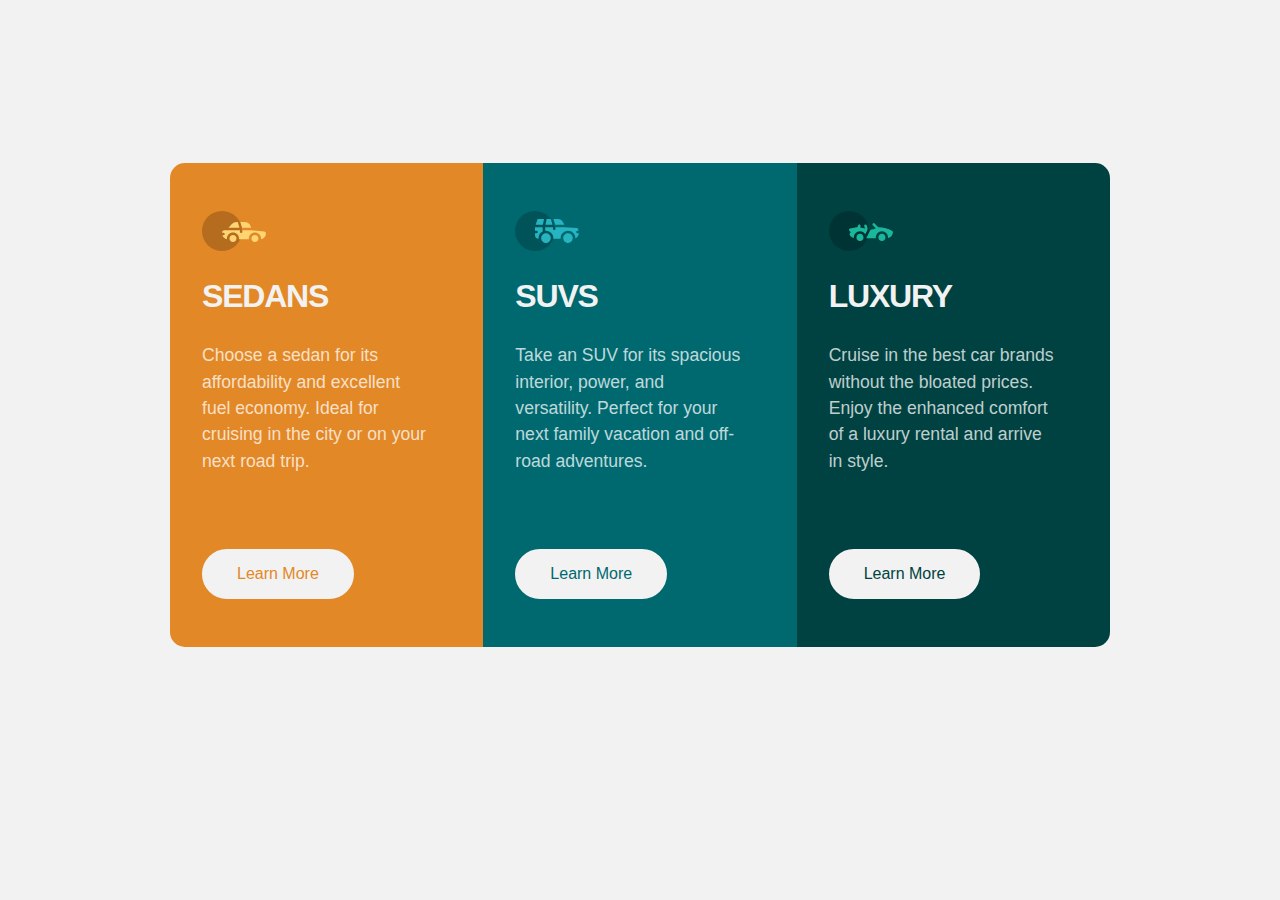
<file: 3-column-preview-card-component-main/index.html>
<!DOCTYPE html>
<html lang="en">
  <head>
    <meta charset="UTF-8" />
    <meta name="viewport" content="width=device-width, initial-scale=1.0" />
    <!-- displays site properly based on user's device -->

    <link
      rel="icon"
      type="image/png"
      sizes="32x32"
      href="./images/favicon-32x32.png"
    />
    <link rel="stylesheet" href="style.css" />

    <title>Frontend Mentor | 3-column preview card component</title>
  </head>
  <body>
    <!--========================= 
      Container
     =========================-->
    <div class="container">
      <!--========================= 
      Sedans
     =========================-->
      <section class="card">
        <img class="card-logo" src="./images/icon-sedans.svg" alt="" />
        <h2>Sedans</h2>
        <p class="paragraph">
          Choose a sedan for its affordability and excellent fuel economy. Ideal
          for cruising in the city or on your next road trip.
        </p>
        <button class="learn-more orange-btn">Learn More</button>
      </section>
      <!--========================= 
      SUVS
     =========================-->
      <section class="card">
        <img class="card-logo" src="./images/icon-suvs.svg" alt="" />
        <h2>SUVS</h2>
        <p class="paragraph">
          Take an SUV for its spacious interior, power, and versatility. Perfect
          for your next family vacation and off-road adventures.
        </p>
        <button class="learn-more blue-btn">Learn More</button>
      </section>
      <!--========================= 
      Luxury
     =========================-->
      <section class="card">
        <img class="card-logo" src="./images/icon-luxury.svg" alt="" />
        <h2>Luxury</h2>
        <p class="paragraph">
          Cruise in the best car brands without the bloated prices. Enjoy the
          enhanced comfort of a luxury rental and arrive in style.
        </p>
        <button class="learn-more green-btn">Learn More</button>
      </section>
      <!--========================= 
      Container End
     =========================-->
    </div>
  </body>
</html>
</file>
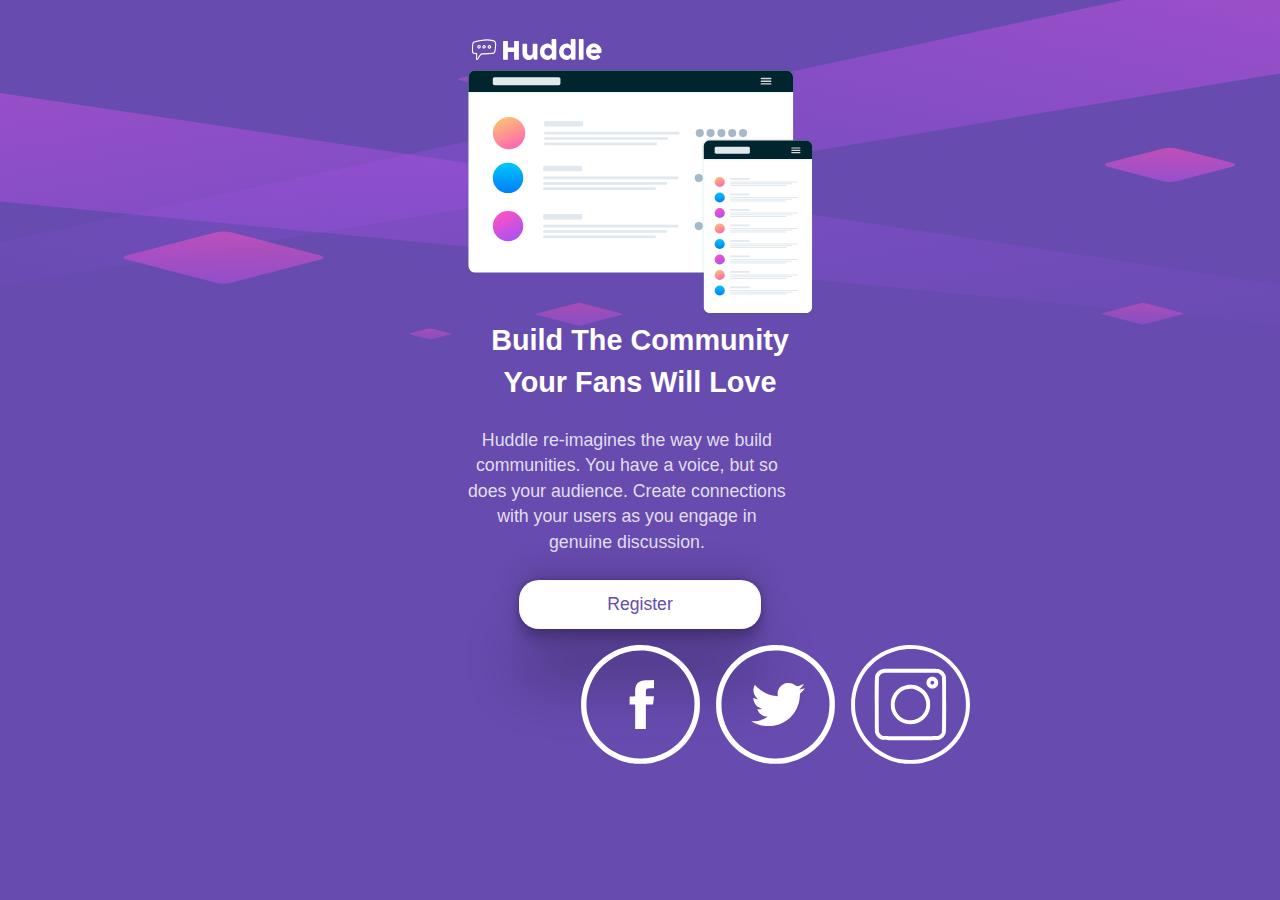
<file: huddle-landing-page-with-single-introductory-section-master/index.html>
<!DOCTYPE html>
<html lang="en">
  <head>
    <meta charset="UTF-8" />
    <meta name="viewport" content="width=device-width, initial-scale=1.0" />
    <!-- displays site properly based on user's device -->

    <link
      rel="icon"
      type="image/png"
      sizes="32x32"
      href="./images/favicon-32x32.png"
    />
    <link rel="stylesheet" href="style.css" />
    <title>
      Frontend Mentor | Huddle landing page with single introductory section
    </title>
  </head>
  <body>
    <main class="container">
    <!--====================================== 
      Container
     ======================================-->
    <article>
      <!--====================================== 
      Header and Logo
     ======================================-->
      <header>
        <img src="./images/logo.svg" alt="image of logo" class="logo" />
      </header>
      <!--====================================== 
      Mocksup Image
     ======================================-->
        <img
          src="./images/illustration-mockups.svg"
          alt="illustration-mockups"
          class="mockups"
        />
        <!--====================================== 
      Content Part
     ======================================-->
        <section class="content">
          <strong class="title">
            Build The Community Your Fans Will Love
          </strong>
          <p class="text">
            Huddle re-imagines the way we build communities. You have a voice,
            but so does your audience. Create connections with your users as you
            engage in genuine discussion.
          </p>
          <button>Register</button>
        </section>
      
 <!--====================================== 
      Social Logos
     ======================================-->
      <footer>
        <aside class="social-icons">
          <img src="./images/facebook.svg" alt="facebook logo" />
          <img src="./images/twitter.svg" alt="twitter logo" />
          <img src="./images/instagram.svg" alt="instagram logo" />
        </aside>
      </footer>
    </article>
   </main>
  </body>
</html>
</file>
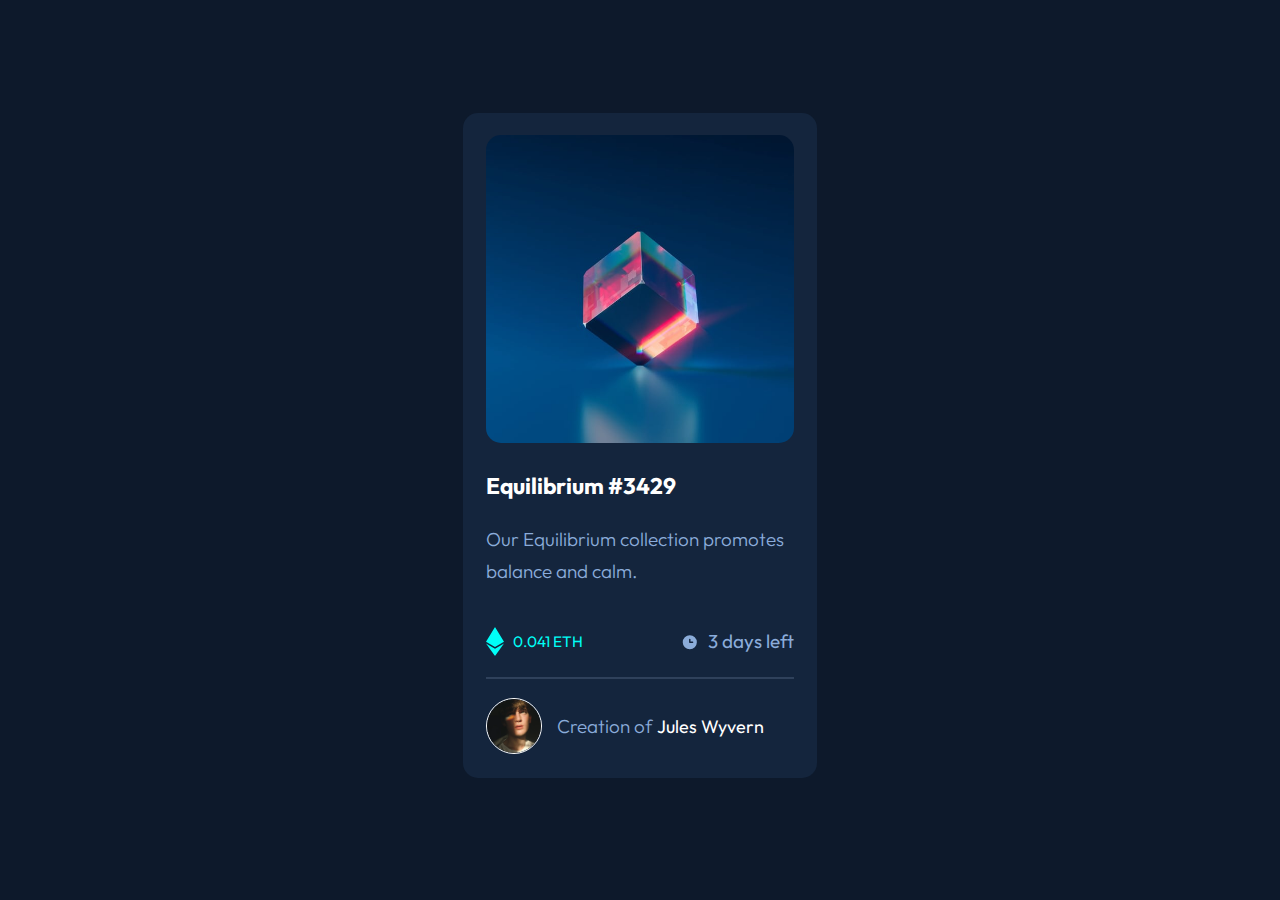
<file: nft-preview-card-component-main/index.html>
<!DOCTYPE html>
<html lang="en">
  <head>
    <meta charset="UTF-8" />
    <meta name="viewport" content="width=device-width, initial-scale=1.0" />
    <!-- displays site properly based on user's device -->

    <link
      rel="icon"
      type="image/png"
      sizes="32x32"
      href="./images/favicon-32x32.png"
    />
    <link rel="stylesheet" href="style.css" />

    <title>Frontend Mentor | NFT preview card component</title>
  </head>
  <body>
    <!-- Card -->

    <div class="card">
      <!-- Image -->
      <div class="cube-image">
        <div class="color-layout">
          <img src="./images/icon-view.svg" alt="View sign" class="view-sign">
        </div>
        <img
        src="./images/image-equilibrium.jpg"
        alt="Picture of color mirror cube"  
        class="cube-image"
        />
      </div>

     
      <!-- Descriptons -->

      <p class="title"><strong>Equilibrium #3429</strong></p>
      <p class="text">Our Equilibrium collection promotes balance and calm.</p>

      <!-- Price And Remaining Time -->
      <div class="details">
        <div class="sub-detail">
          <img src="./images/icon-ethereum.svg" alt="Ethereum sign" class="icon" />
          <p class="price">0.041 ETH</p>
        </div>
        <div class="sub-detail">
          <img src="./images/icon-clock.svg" alt="Remaining Clock" class="icon" />
          <p class="text remaining">3 days left</p>
        </div>
      </div>
    

    <!-- Creator info -->

    <footer class="creator">
      <img src="./images/image-avatar.png" alt="Face of Man as image-avatar" class="avatar" />
      <div class="creator-info">  
        <span class="text">Creation of</span>
        <p class="creator-name"> Jules Wyvern</p>
      </div>
    
    </footer>
  </body>
</html>
</file>
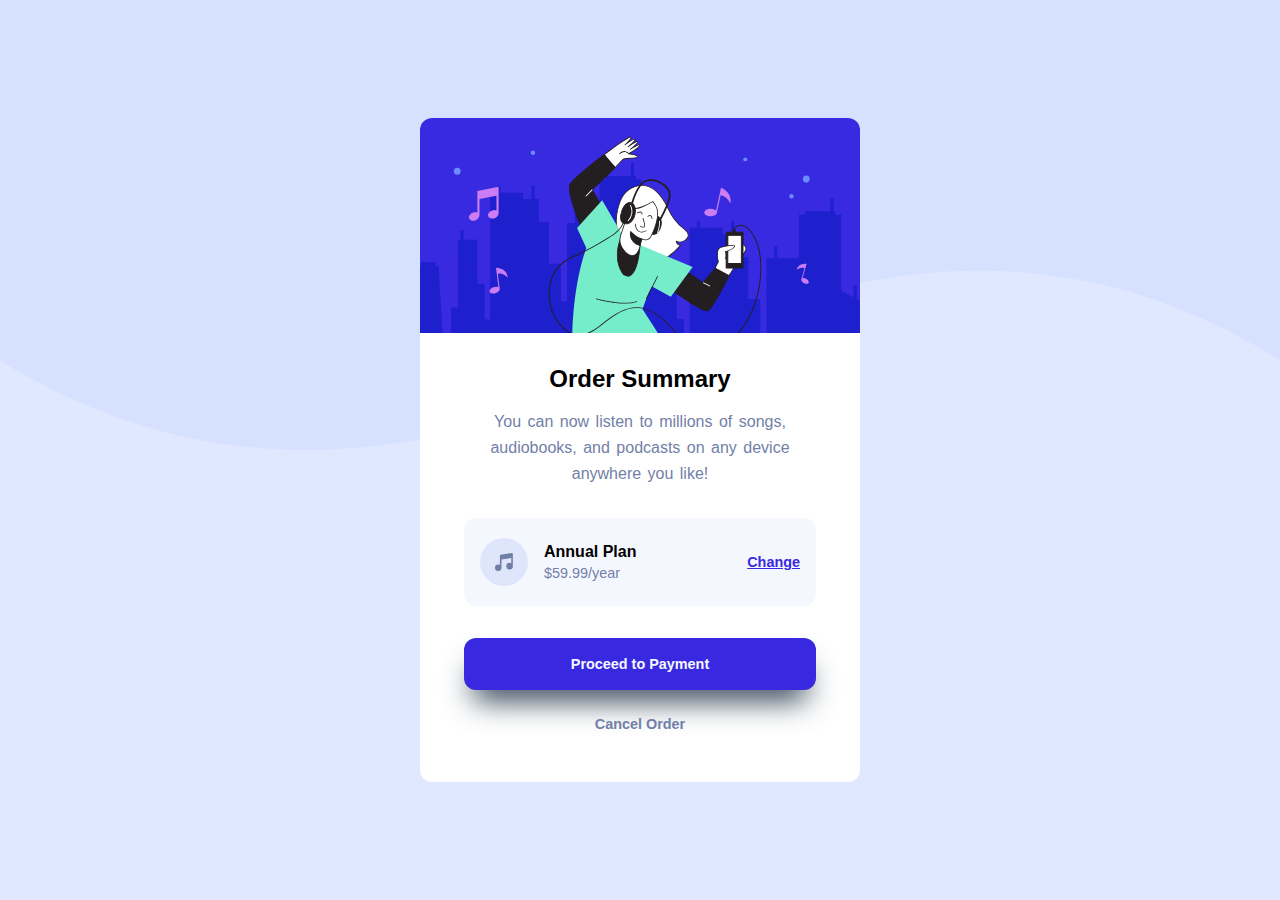
<file: order-summary-component-main/index.html>
<!DOCTYPE html>
<html lang="en">
  <head>
    <meta charset="UTF-8" />
    <meta name="viewport" content="width=device-width, initial-scale=1.0" />
    <!-- displays site properly based on user's device -->
    <link rel="stylesheet" href="style.css" />
    <link
      rel="icon"
      type="image/png"
      sizes="32x32"
      href="./images/favicon-32x32.png"
    />

    <title>Frontend Mentor | Order summary card</title>
  </head>
  <body>
    <!-- Card -->
    <article>
      <!-- Image -->
      <img
        src="./images/illustration-hero.svg"
        alt="illustration girl with handsfree"
        class="hero-image"
      />
      <div class="content">
        <!-- ORDER SUMMARY -->
        <section class="description">
          <strong class="title"> Order Summary </strong>
          <p class="text">
            You can now listen to millions of songs, audiobooks, and podcasts on
            any device anywhere you like!
          </p>
        </section>
        <!-- CHANGE PLAN -->
        <section class="change-plan">
          <img src="./images/icon-music.svg" alt="music icon" />
          <div class="plan-details">
            <strong> Annual Plan</strong>
            <p>$59.99/year</p>
          </div>

          <a href="#" class="change">Change</a>
        </section>
        <!-- BUTTONS -->
        <section class="buttons">
          <button class="submit">Proceed to Payment</button>
          <button class="cancel">Cancel Order</button>
        </section>
      </div>
    </article>
  </body>
</html>
</file>
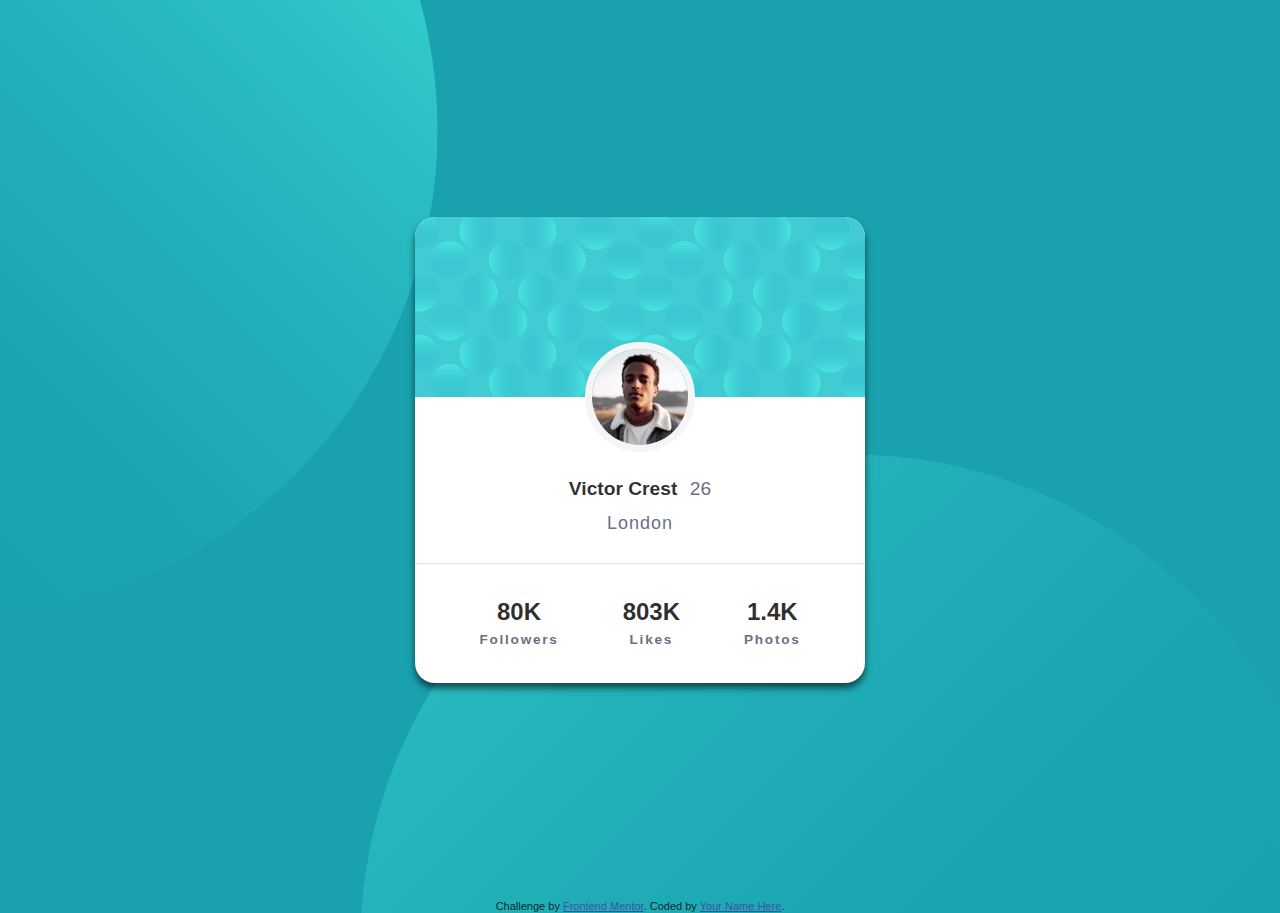
<file: profile-card-component-main/index.html>
<!DOCTYPE html>
<html lang="en">
  <head>
    <meta charset="UTF-8" />
    <meta name="viewport" content="width=device-width, initial-scale=1.0" />
    <!-- displays site properly based on user's device -->

    <link
      rel="icon"
      type="image/png"
      sizes="32x32"
      href="./images/favicon-32x32.png"
    />
    <link rel="stylesheet" href="style.css" />
    <link rel="stylesheet" href="reset.css" />
    <title>Frontend Mentor | Profile card component</title>

    <!-- Feel free to remove these styles or customise in your own stylesheet 👍 -->
    <style>
      .attribution {
        font-size: 11px;
        text-align: center;
      }
      .attribution a {
        color: hsl(228, 45%, 44%);
      }
    </style>
  </head>
  <body>
    <div class="container">
      <!-- Card -->
      <article class="profile-card">
        <img
          class="card-pattern"
          src="./images/bg-pattern-card.svg"
          alt="Card pattern"
        />
        <img
          class="profile-image"
          src="./images/image-victor.jpg"
          alt="Photo of Victor Crest"
        />
        <!-- Person information -->
        <div class="information-box">
          <h3 class="name">Victor Crest <span class="age">26</span></h3>
          <p class="city">London</p>
        </div>

        <!-- Stats -->
        <footer class="stats">
          <div class="stat">
            <h2 class="stat__count">80K</h2>
            <span class="stat__name">Followers</span>
          </div>

          <div class="stat">
            <h2 class="stat__count">803K</h2>
            <span class="stat__name">Likes</span>
          </div>
          <div class="stat">
            <h2 class="stat__count">1.4K</h2>
            <span class="stat__name">Photos</span>
          </div>
        </footer>
      </article>
    </div>

    <div class="attribution">
      Challenge by
      <a href="https://www.frontendmentor.io?ref=challenge" target="_blank"
        >Frontend Mentor</a
      >. Coded by <a href="#">Your Name Here</a>.
    </div>
  </body>
</html>
</file>
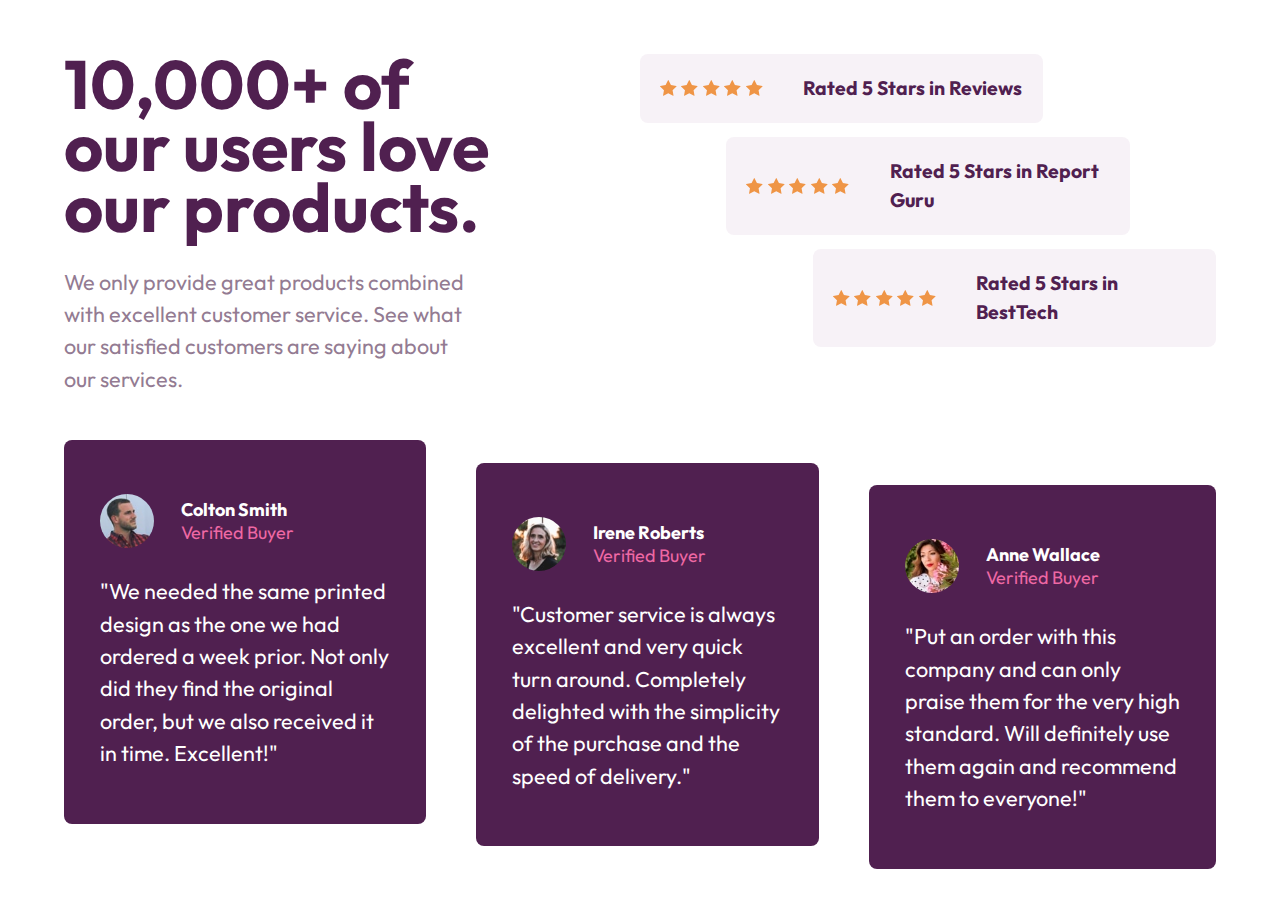
<file: social-proof-section-master/index.html>
<!DOCTYPE html>
<html lang="en">
  <head>
    <meta charset="UTF-8" />
    <meta name="viewport" content="width=device-width, initial-scale=1.0" />
    <!-- displays site properly based on user's device -->

    <link
      rel="icon"
      type="image/png"
      sizes="32x32"
      href="./images/favicon-32x32.png"
    />
    <link rel="stylesheet" href="style.css" />

    <title>Frontend Mentor | Social proof section</title>
  </head>
  <body>
    <article>
      <!-- Heading -->
      <section class="intro">
        <h1>10,000+ of our users love our products.</h1>
        <p class="paragraph">
          We only provide great products combined with excellent customer
          service. See what our satisfied customers are saying about our
          services.
        </p>
      </section>
      <!-- Rates -->
      <section class="rates">
        <div class="rate first">
          <img src="./images/icon-star.svg" alt="star-icon" class="star" />
          <img src="./images/icon-star.svg" alt="star-icon" class="star" />
          <img src="./images/icon-star.svg" alt="star-icon" class="star" />
          <img src="./images/icon-star.svg" alt="star-icon" class="star" />
          <img src="./images/icon-star.svg" alt="star-icon" class="star" />
          <p class="paragraph">Rated 5 Stars in Reviews</p>
        </div>

        <div class="rate second">
          <img src="./images/icon-star.svg" alt="star-icon" class="star" />
          <img src="./images/icon-star.svg" alt="star-icon" class="star" />
          <img src="./images/icon-star.svg" alt="star-icon" class="star" />
          <img src="./images/icon-star.svg" alt="star-icon" class="star" />
          <img src="./images/icon-star.svg" alt="star-icon" class="star" />
          <p class="paragraph">Rated 5 Stars in Report Guru</p>
        </div>

        <div class="rate third">
          <img src="./images/icon-star.svg" alt="star-icon" class="star" />
          <img src="./images/icon-star.svg" alt="star-icon" class="star" />
          <img src="./images/icon-star.svg" alt="star-icon" class="star" />
          <img src="./images/icon-star.svg" alt="star-icon" class="star" />
          <img src="./images/icon-star.svg" alt="star-icon" class="star" />
          <p class="paragraph">Rated 5 Stars in BestTech</p>
        </div>
      </section>
      <!-- Members Qoutes -->
      <section class="qoutes">
        <div class="qoute">
          <header class="member-info">
            <img src="./images/image-colton.jpg" alt="Colton Image" />
            <div class="name-state">
              <p class="name">Colton Smith</p>
              <p class="state">Verified Buyer</p>
            </div>
          </header>

          <blockquote class="paragraph">
            "We needed the same printed design as the one we had ordered a week
            prior. Not only did they find the original order, but we also
            received it in time. Excellent!"
          </blockquote>
        </div>

        <div class="qoute">
          <header class="member-info">
            <img src="./images/image-irene.jpg" alt="Colton Image" />
            <div class="name-state">
              <p class="name">Irene Roberts</p>
              <p class="state">Verified Buyer</p>
            </div>
          </header>

          <blockquote class="paragraph">
            "Customer service is always excellent and very quick turn around.
            Completely delighted with the simplicity of the purchase and the
            speed of delivery."
          </blockquote>
        </div>

        <div class="qoute">
          <header class="member-info">
            <img src="./images/image-anne.jpg" alt="Colton Image" />
            <div class="name-state">
              <p class="name">Anne Wallace</p>
              <p class="state">Verified Buyer</p>
            </div>
          </header>

          <blockquote class="paragraph">
            "Put an order with this company and can only praise them for the
            very high standard. Will definitely use them again and recommend
            them to everyone!"
          </blockquote>
        </div>
      </section>
    </article>
  </body>
</html>
</file>
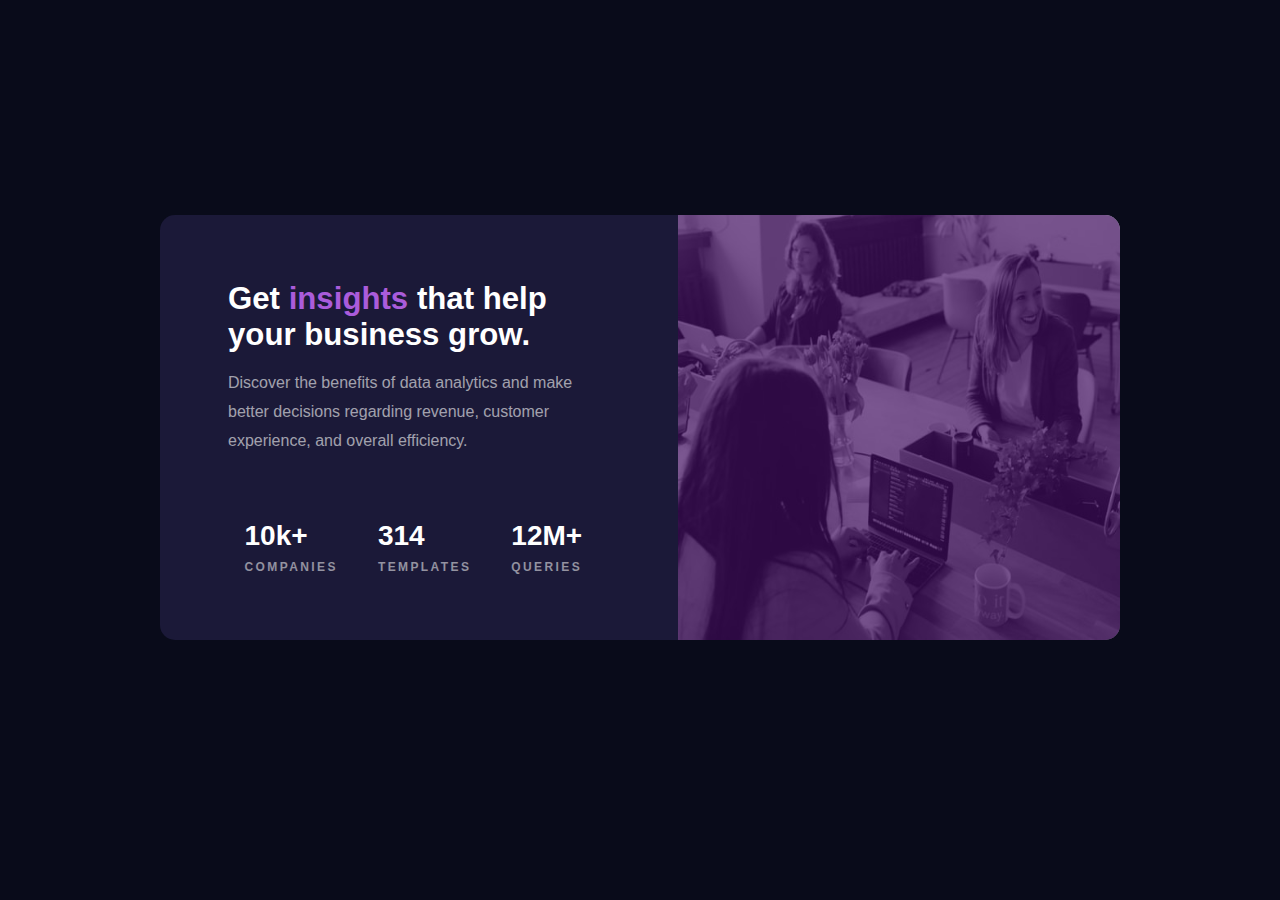
<file: stats-preview-card-component-main/index.html>
<!DOCTYPE html>
<html lang="en">
  <head>
    <meta charset="UTF-8" />
    <meta name="viewport" content="width=device-width, initial-scale=1.0" />
    <!-- displays site properly based on user's device -->

    <link
      rel="icon"
      type="image/png"
      sizes="32x32"
      href="./images/favicon-32x32.png"
    />
    <link rel="stylesheet" href="style.css" />
    <title>Frontend Mentor | Stats preview card component</title>

    <!-- Feel free to remove these styles or customise in your own stylesheet 👍 -->
  </head>
  <body>
    <article class="container">
      <!-- Image -->
      <div class="image-container">
        <div class="image"></div>
        <div class="layer"></div>
      </div>
      <!-- Content -->
      <div class="content">
        <!-- Title -->
        <strong class="heading-title">
          Get <span class="purple-text">insights</span> that help your business
          grow.
        </strong>
        <!-- Description -->
        <p class="paragraph">
          Discover the benefits of data analytics and make better decisions
          regarding revenue, customer experience, and overall efficiency.
        </p>
        <!-- Views and Statistics -->
        <div class="views">
          <aside class="view">
            <span class="number">10k+</span>
            <p class="text">companies</p>
          </aside>
          <aside class="view">
            <span class="number">314</span>
            <p class="text">templates</p>
          </aside>
          <aside class="view">
            <span class="number">12M+</span>
            <p class="text">queries</p>
          </aside>
        </div>
      </div>
    </article>
  </body>
</html>
</file>
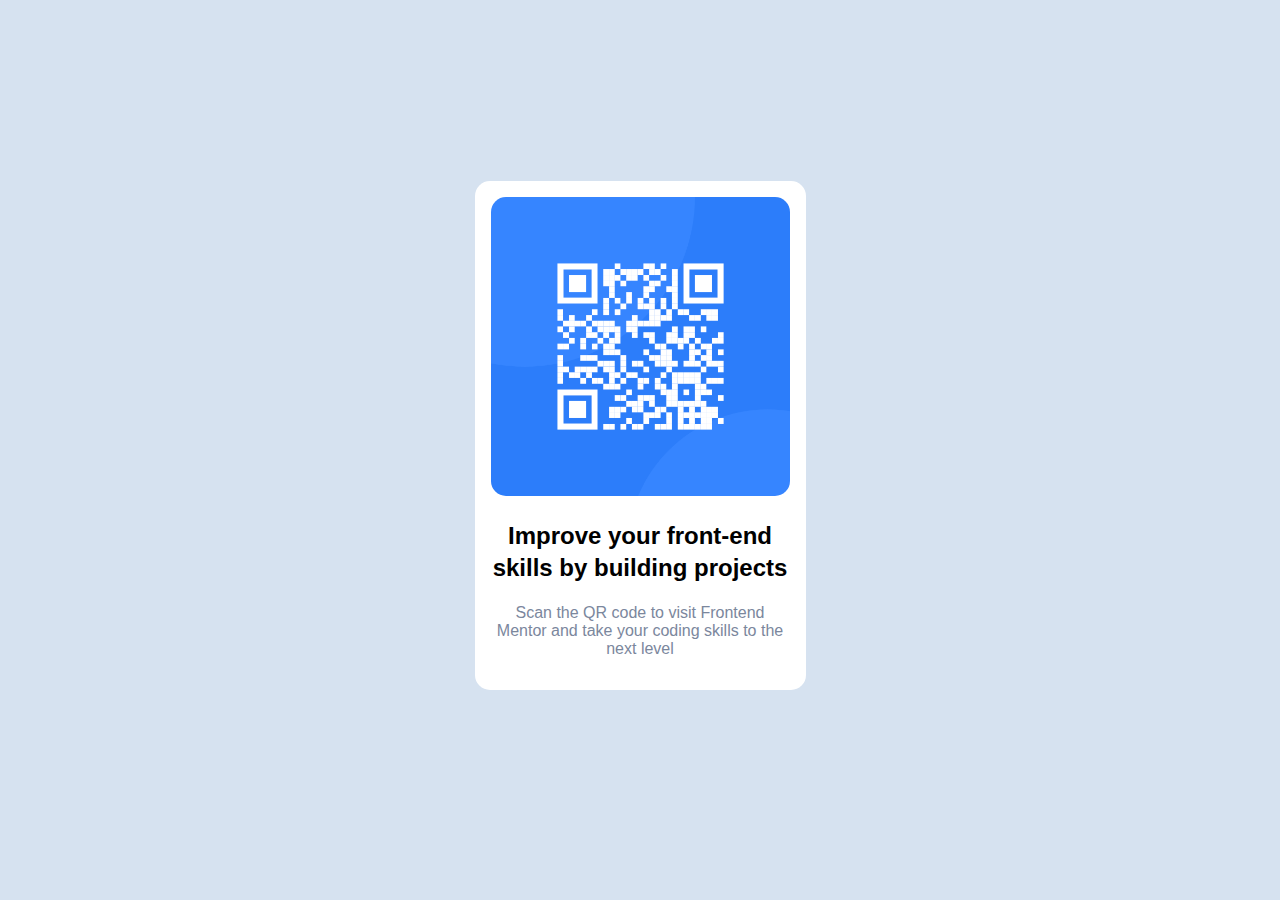
<file: qr-code-component-main/qr-code-component-main/index.html>
<!DOCTYPE html>
<html lang="en">
  <head>
    <meta charset="UTF-8" />
    <meta name="viewport" content="width=device-width, initial-scale=1.0" />
    <!-- displays site properly based on user's device -->

    <link
      rel="icon"
      type="image/png"
      sizes="32x32"
      href="./images/favicon-32x32.png"
    />
    <link rel="stylesheet" href="style.css" />
    <title>Frontend Mentor | QR code component</title>
  </head>
  <body>
    <div class="qr-card">
      <img src="./images/image-qr-code.png" alt="Image of QR code" />
      <h2 class="title">Improve your front-end skills by building projects</h2>
      <p class="description">
        Scan the QR code to visit Frontend Mentor and take your coding skills to
        the next level
      </p>
    </div>
  </body>
</html>
</file>
<file: 3-column-preview-card-component-main/style.css>
:root {
  /*======================= 
    Primary colors
     =======================*/
  --Bright-orange: hsl(31, 77%, 52%);
  --Dark-cyan: hsl(184, 100%, 22%);
  --Very-dark-cyan: hsl(179, 100%, 13%);
  /*======================= 
    Neutral colors
     =======================*/

  /* paragraph */
  --Transparent-white: hsla(0, 0%, 100%, 0.75);
  /* background and headings */
  --Very-light-gray: hsl(0, 0%, 95%);
}

/* Body And Reset */

* {
  box-sizing: border-box;
  margin: 0;
  padding: 0;
}
body {
  font-size: 15px;
  font-family: sans-serif;
  background-color: var(--Very-light-gray);
}

/* Cards Container */

.container {
  width: 90%;
  max-width: 350px;
  margin: 3rem auto;
}

/* Each Card Styles */

.card {
  padding: 3rem 2rem;
  display: flex;
  flex-direction: column;
  align-items: flex-start;
  gap: 1.7rem;
}

.card:nth-child(1) {
  background-color: var(--Bright-orange);
  border-radius: 15px 15px 0 0;
}
.card:nth-child(2) {
  background-color: var(--Dark-cyan);
}
.card:nth-child(3) {
  background-color: var(--Very-dark-cyan);
  border-radius: 0 0 15px 15px;
}

/* Typography */

.paragraph {
  color: var(--Transparent-white);
  line-height: 1.5;
  width: 92%;
  font-size: 1.1rem;
}
h2 {
  color: var(--Very-light-gray);
  text-transform: uppercase;
  font-size: 2rem;
  letter-spacing: -1.2px;
}

/* Button */

.learn-more {
  border: none;
  background-color: var(--Very-light-gray);
  font-size: 1rem;
  padding: 0.8rem 2rem;
  border-radius: 100px;
  border: 3px solid var(--Very-light-gray);
  transition: all 150ms ease-in-out;
  cursor: pointer;
  font-weight: 500;
}
.learn-more:hover {
  background-color: transparent;
  color: var(--Very-light-gray);
}
.orange-btn {
  color: var(--Bright-orange);
}
.blue-btn {
  color: var(--Dark-cyan);
}
.green-btn {
  color: var(--Very-dark-cyan);
}

@media only screen and (min-width: 890px) {
  body {
    display: flex;
    flex-direction: column;
    justify-content: center;
    height: 90vh;
  }
  .container {
    display: grid;
    grid-template-columns: repeat(3, 1fr);
    max-width: 940px;
  }
  .paragraph {
    margin-bottom: 3rem;
  }

  /* Border radius */

  .card:nth-child(1) {
    border-radius: 15px 0 0 15px;
  }
  .card:nth-child(3) {
    border-radius: 0 15px 15px 0;
  }
} ;
</file>
<file: nft-preview-card-component-main/style.css>
/* Foint Weights : 300,400,600 */
@import url("https://fonts.googleapis.com/css2?family=Outfit:wght@300;400;600&display=swap");

/*=========================== 
Html Roots and Bodu
===========================*/
:root {
  /* Colors */
  /*(main BG),(card BG),(line)*/
  --very-dark-blue: hsl(217, 54%, 11%);
  --dark-blue: hsl(216, 50%, 16%);
  --light-dark-blue: hsl(215, 32%, 27%);
  --white: hsl(0, 0%, 100%);

  /* Primary Colors */
  --Soft-blue: hsl(215, 51%, 70%);
  --Cyan: hsl(178, 100%, 50%);
}
html {
  font-size: 18px;
}

body {
  font-family: "Outfit", sans-serif;
  background-color: var(--very-dark-blue);
  display: flex;
  align-items: center;
  justify-content: center;
  /* padding: 2rem 1.5rem; */
  margin: 1rem 2rem;
  height: 95vh;
}

/*=========================== 
Image And Border Radius
===========================*/
img {
  width: 100%;
}
img,
.card {
  border-radius: 15px;
}

/*=========================== 
Card Component
===========================*/
.card {
  background: var(--dark-blue);
  max-width: 308.08px;
  min-width: 308.08px;
  padding: 1.25rem;
}

/*=========================== 
Hover and Effects
===========================*/
.cube-image {
  position: relative;
  transition: all 350ms ease-in-out;
  z-index: 99;
}
.view-sign {
  display: none;
  width: 3.5rem;
  background-color: none;
  color: red;
}
.color-layout {
  position: absolute;
  background: hsla(178, 100%, 50%, 0.708);
  display: flex;
  align-items: center;
  justify-content: center;
  border-radius: 15px;
  cursor: pointer;
}

.creator-name:hover,
.title:hover {
  color: var(--Cyan);
  cursor: pointer;
}
.cube-image:hover .color-layout {
  z-index: 100;
  height: 99%;
  width: 100%;
}

.cube-image:hover .view-sign {
  display: block;
}

/*=========================== 
Descriptions
===========================*/
.title {
  color: var(--white);
  font-size: 1.26rem;
}

.text {
  color: var(--Soft-blue);
  font-size: 1.05rem;
  font-weight: 300;
  line-height: 1.8rem;
}
.details {
  display: flex;
  align-items: center;
  justify-content: space-between;
  width: 100%;
}
/*=========================== 
Datas under Description Text
===========================*/

.sub-detail {
  display: flex;
  align-items: center;
  justify-content: space-between;
  gap: 0.5rem;
  font-size: 0.85rem;
}
.icon {
  width: 1rem;
}
.price {
  color: var(--Cyan);
}
.remaining {
  font-weight: 400;
}

/*=========================== 
Creator Informations
===========================*/
.creator {
  display: flex;
  align-items: center;
  display: flex;
  gap: 0.85rem;
  border-top: 2px solid var(--light-dark-blue);
  padding-top: 1rem;
}

.creator-name {
  color: var(--white);
}
.creator-info {
  display: flex;
  align-items: center;
  gap: 0.25rem;
}
.avatar {
  width: 3rem;
  border: 1px solid var(--white);
  border-radius: 50%;
}
</file>
<file: order-summary-component-main/style.css>
:root {
  /* ## Colors
    ### Primary */
  --Pale-blue: hsl(225, 100%, 94%);
  --Bright-blue: hsl(245, 75%, 52%);
  /* ### Neutral */
  --Very-pale-blue: hsl(225, 100%, 98%);
  --Desaturated-blue: hsl(224, 23%, 55%);
  --Dark-blue: hsl(223, 47%, 23%);
}
* {
  box-sizing: border-box;
  margin: 0;
  padding: 0;
}
body {
  font-family: sans-serif;
  font-size: 16px;
  height: 100vh;
  display: flex;
  align-items: center;
}
/*==============================
 Border Radius
 ==============================*/
.submit,
.cancel,
.change-plan,
article {
  border-radius: 12px;
}

.hero-image {
  width: 100%;
  border-radius: 12px 12px 0 0;
}
/*==============================
Article
 ==============================*/
article {
  background-color: #fff;
  text-align: center;
  max-width: 440px;
  min-width: 330px;
  margin: 0 auto;
  display: flex;
  flex-direction: column;
  gap: 2rem;
  padding-bottom: 2rem;
}
/*==============================
 Content
 ==============================*/
.description {
  display: flex;
  flex-direction: column;
  gap: 1rem;
}
.content {
  width: 80%;
  margin: 0 auto;
  display: flex;
  flex-direction: column;
  gap: 2rem;
}
/*==============================
 Typography
 ==============================*/
.title {
  font-size: 1.5rem;
}
.text {
  color: var(--Desaturated-blue);
  line-height: 1.6rem;
  word-spacing: 2px;
}
.plan-details {
  display: flex;
  flex-direction: column;
  align-items: flex-start;
  gap: 0.25rem;
}
.plan-details p {
  font-size: 0.9rem;
  color: var(--Desaturated-blue);
}
/*==============================
 Change plan section
 ==============================*/
.change-plan {
  display: flex;
  align-items: center;
  background: var(--Very-pale-blue);
  gap: 1rem;
  padding: 1.25rem 1rem;
}
.change:link,
.change:visited {
  margin-left: auto;
  color: var(--Bright-blue);
  font-size: 0.9rem;
  font-weight: 600;
}
/*==============================
Control hover statements
 ==============================*/
.change:hover,
.submit:hover {
  filter: contrast(50%) brightness(110%);
}
.change:hover {
  text-decoration: none;
}
.change:active {
  color: #000;
}
.cancel:hover {
  color: #000;
}

/*==============================
 Buttons
 ==============================*/
.buttons {
  display: flex;
  flex-direction: column;
  gap: 0.5rem;
}
.submit,
.cancel {
  border: none;
  background: none;
  font-size: 0.9rem;
  font-weight: 600;
  padding: 1.12rem 0;

  cursor: pointer;
}
.submit {
  background-color: var(--Bright-blue);
  color: var(--Very-pale-blue);
  box-shadow: rgb(38, 57, 77) 0px 20px 30px -10px;
}
.cancel {
  color: var(--Desaturated-blue);
}

/*==============================
 Background image settings
 ==============================*/
body {
  background: url("./images/pattern-background-mobile.svg") no-repeat
    var(--Pale-blue);
  background-size: 100% 50%;
}
@media screen and (min-width: 420px) {
  body {
    background-image: url("./images/pattern-background-desktop.svg");
  }
}
</file>
<file: profile-card-component-main/style.css>
:root {
  /* ### Primary */

  --Dark-cyan: hsl(185, 75%, 39%);
  --Very-dark-desaturated-blue: hsl(229, 23%, 23%);
  --Dark-grayish-blue: hsl(227, 10%, 46%);

  /* ### Neutral */

  --Dark-gray: hsl(0, 0%, 59%);
}
/* Body Settings */
body {
  font-family: sans-serif;
  font-size: 18px;
  background-color: var(--Dark-cyan);
  color: rgba(0, 0, 0, 0.813);
  background-image: url("./images/bg-pattern-top.svg"),
    url("./images/bg-pattern-bottom.svg");
  background-position: -30em -20em, 20em 25.2em;
  background-repeat: no-repeat, no-repeat;
}

.container {
  width: 100%;
  height: 100%;
  display: flex;
  align-items: center;
  justify-content: center;
}
/* Card */
.profile-card {
  background: #fff;
  display: flex;
  flex-direction: column;
  align-items: center;
  position: relative;
  text-align: center;
  border-radius: 20px;
  box-shadow: 0 5px 7px rgba(0, 0, 0, 0.591);
}
.profile-image {
  border-radius: 100px;
  border: 7px solid whitesmoke;
  position: absolute;
  top: 125px;
}
.card-pattern {
  border-radius: 20px 20px 0 0;
  width: 100%;
}

/* Person Informations */
.information-box {
  line-height: 1.8;
  margin-bottom: 1.5rem;
}
.name {
  font-size: 1.2rem;
  margin-top: 4.7rem;
}
.age {
  font-weight: 400;
  margin-left: 0.45rem;
}
.city {
  letter-spacing: 1px;
}

/* Stats Container */
.stats {
  display: flex;
  justify-content: center;
  gap: 4rem;
  border-top: 1px solid hsla(0, 0%, 59%, 0.274);
  width: 100%;
  padding: 2rem 4rem;
}
/* Stat Styles */
.stat {
  line-height: 1.3;
}
.stat__count {
  font-size: 1.5rem;
}
.stat__name {
  font-size: 0.85rem;
  letter-spacing: 1.75px;
  font-weight: 600;
}

/* Typography */
.age,
.city,
.stat__name {
  color: var(--Dark-grayish-blue);
}
</file>
<file: social-proof-section-master/style.css>
@import url("https://fonts.googleapis.com/css2?family=League+Spartan:wght@400;500;700&family=Outfit:wght@300;400;600&display=swap");
:root {
  /* ### Primary */

  --Very-Dark-Magenta: hsl(300, 43%, 22%);
  --Soft-Pink: hsl(333, 80%, 67%);

  /* ### Neutral */

  --Dark-Grayish-Magenta: hsl(303, 10%, 53%);
  --Light-Grayish-Magenta: hsl(300, 24%, 96%);
  --White: hsl(0, 0%, 100%);
}
/*============================= 
Body And Resets
============================= */
html {
  font-size: 16px;
}
* {
  margin: 0;
  padding: 0;
  box-sizing: border-box;
}
body {
  font-family: "League Spartan", sans-serif;
  font-family: "Outfit", sans-serif;
  background-color: var(--White);
}

/*============================= 
Typography, Border Radius, and Margins
============================= */
.intro {
  text-align: center;
}
.intro p {
  color: var(--Dark-Grayish-Magenta);
}
.paragraph {
  line-height: 1.5;
}
.rates {
  text-align: center;
  align-items: center;
}
.star {
  margin-right: 0.25rem;
}
.rate,
.qoute {
  border-radius: 8px;
}
.intro,
.rates,
.qoutes {
  margin-bottom: 2.5rem;
}
blockquote {
  color: var(--White);
}
/*============================= 
Article (Container of Everything)
============================= */

article {
  width: 90%;
  margin: 3rem auto;
  max-width: 340px;
}
/*============================= 
Intro Section
============================= */

h1 {
  color: var(--Very-Dark-Magenta);
  font-size: 2.5rem;
  font-weight: 700;
  line-height: 0.9;
  width: 80%;
  margin: 0 auto;
  margin-bottom: 1.5rem;
}

/*============================= 
Rates
============================= */

.rates,
.qoutes {
  display: flex;
  flex-direction: column;
  gap: 0.8rem;
}

.rate {
  background: var(--Light-Grayish-Magenta);
  color: var(--Very-Dark-Magenta);
  font-size: 0.9rem;
  font-weight: 700;
  padding: 1rem;
  width: 100%;
}
/*============================= 
Qoutes
============================= */
.qoute {
  background-color: var(--Very-Dark-Magenta);
  padding: 3rem 2rem;
}
.member-info {
  display: flex;
  align-items: center;
  gap: 1.5rem;
  margin-bottom: 1.5rem;
}

/*============================= 
Qoute Writer Information
============================= */
.member-info img {
  border-radius: 100px;
  width: 3rem;
}
.name {
  color: var(--White);
  font-weight: 700;
}
.state {
  color: var(--Soft-Pink);
}
/*============================= 
Media Queries
============================= */
@media only screen and (min-width: 910px) {
  html {
    font-size: 18px;
  }
  article {
    display: grid;
    grid-template-columns: repeat(2, 1fr);
    justify-content: center;
    max-width: none;
  }
  .intro {
    text-align: start;
  }
  .intro p {
    width: 70%;
  }
  .paragraph {
    font-size: larger;
  }
  h1 {
    margin-left: 0;
    font-size: 3.8rem;
  }
  /*============================= 
Rates
============================= */
  .rate {
    text-align: start;
    display: flex;
    align-items: center;
    width: 70%;
    padding: 1.1rem;
  }
  .rate .paragraph{
    margin-left: 2rem;
  }
  .first {
    align-self: flex-start;
  }

  .third {
    align-self: flex-end;
  }
  /*============================= 
Qoutes
============================= */
  .qoutes {
    grid-column: 1/-1;
    flex-direction: row;
    justify-content: flex-end;
    height: 100%;
    gap: 2.75rem;
  }

  .qoute:nth-child(1) {
    align-self: flex-start;
  }
  .qoute:nth-child(2) {
    align-self: center;
  }
  .qoute:nth-child(3) {
    align-self: flex-end;
  }
} ;
</file>
<file: stats-preview-card-component-main/style.css>
:root {
  /* COLORS */
  /* PRIMARY */
  --Very-dark-blue-main-background: hsl(233, 47%, 7%);
  --Dark-desaturated-blue-card-background: hsl(244, 38%, 16%);
  --image-cover: #aa5cdb;

  /* NETURAL */
  --White-main-heading-stats: hsl(0, 0%, 100%);
  --Slightly-transparent-white-main-paragraph: hsla(0, 0%, 100%, 0.75);
  --Slightly-transparent-white-stat-headings: hsla(0, 0%, 100%, 0.6);
}

/* 
Body and resets 
*/

* {
  margin: 0;
  padding: 0;
  box-sizing: border-box;
}
body {
  display: flex;
  align-items: baseline;
  height: 95vh;
  font-size: 15px;
  font-family: sans-serif;
  background: var(--Very-dark-blue-main-background);
}

/* 
Card 
*/
article {
  display: flex;
  flex-direction: column;
  align-items: center;
  text-align: center;
  background-color: var(--Dark-desaturated-blue-card-background);
  color: var(--White-main-heading-stats);
  gap: 1.95rem;
  width: 90%;
  margin: 5rem auto;
  border-radius: 15px;
  max-width: 365px;
}
/* 
Image Settings
*/
.image-container {
  position: relative;
}
.image {
  content: url("./images/image-header-mobile.jpg");
}
.image,
.layer {
  border-radius: 15px 15px 0 0;
  width: 100%;
  height: 100%;
}

.layer {
  top: 0;
  background: #8118c2ae;
  position: absolute;
  filter: brightness(50%);
}
/* 
Content Section
*/
.content {
  width: 85%;
  margin: 0 auto;
  display: flex;
  flex-direction: column;
  gap: 1rem;
  padding-bottom: 2rem;
}

/*
Typography
*/
.heading-title {
  font-size: 1.95rem;
}

.paragraph {
  font-size: 1.16rem;
  line-height: 1.8rem;
  color: var(--Slightly-transparent-white-stat-headings);
  margin-bottom: 3rem;
}
.purple-text {
  color: var(--image-cover);
}

/*
Views 
*/

.views {
  display: flex;
  flex-direction: column;
  /* align-items: center;
  justify-content: center; */
  gap: 2.5rem;
}
.view {
  display: flex;
  flex-direction: column;
  align-items: center;
  gap: 0.5rem;
}
.number {
  font-weight: 600;
  font-size: 1.75rem;
}
.text {
  color: rgba(255, 255, 255, 0.53);
  text-transform: uppercase;
  font-size: 0.75rem;
  font-weight: 600;
  letter-spacing: 0.15rem;
}

/* 
Media Queries
*/
@media screen and (min-width: 930px) {
  body {
    align-items: center;
  }
  article {
    flex-direction: row-reverse;
    max-width: 960px;
    min-width: 900px;
    text-align: start;
  }

  .views {
    flex-direction: row;
  }
  .view {
    align-items: flex-start;
  }
  .image,
  .layer {
    border-radius: 0 15px 15px 0;
  }
  .image {
    content: url("./images/image-header-desktop.jpg");
    height: 26.6rem;
  }
  .content {
    align-items: center;
    width: 55%;
    padding: 4rem 3rem;
    margin-left: 1.25rem;
  }

  .paragraph {
    font-size: 1rem;
  }
}
</file>
<file: qr-code-component-main/qr-code-component-main/style.css>
:root {
  --White: hsl(0, 0%, 100%);
  --Light-gray: hsl(212, 45%, 89%);
  --Grayish-blue: hsl(220, 15%, 55%);
  --Dark-blue: hsl(218, 44%, 22%);
}

body {
  background-color: var(--Light-gray);
  font-family: sans-serif;
  display: flex;
  justify-content: center;
  align-items: center;
  height: 95vh;
}
img,
.qr-card {
  border-radius: 15px;
}
img {
  width: 100%;
}
.qr-card {
  background-color: var(--White);
  max-width: fit-content;
  padding: 1rem;
  text-align: center;
  max-width: 299px;
}
.title {
  line-height: 2rem;
}
.description {
  color: var(--Grayish-blue);
}
</file>
<file: huddle-landing-page-with-single-introductory-section-master/style.css>
:root {
  --Soft-Magenta: hsl(300, 69%, 71%);
  --Violet: hsl(257, 40%, 49%);
}
/*=========================================== 
Body and Resets
 ===========================================*/
* {
  margin: 0;
  padding: 0;
  box-sizing: border-box;
}
html {
  font-size: 16px;
}

body {
  background: url("./images/bg-mobile.svg") no-repeat var(--Violet);
  background-size: 103% 42%;
  background-position: unset;
  font-family: sans-serif;
  color: #fff;
  height: 90vh;
  margin: 0 auto;
}
img {
  width: 100%;
}
/*=========================================== 
  Mockups
 ===========================================*/
.mockups {
  flex-grow: 3;
}
/*=========================================== 
Container
 ===========================================*/
.container {
  display: flex;
  width: 85%;
  margin: 0 auto;
  text-align: center;
  flex-direction: column;
  gap: 3.5rem;
  max-width: 350px;
  /* max-width: 445px; */
}
/*=========================================== 
Header and Logo
 ===========================================*/

header {
  display: flex;
  margin-top: 2rem;
}
.logo {
  margin-right: auto;
  width: 40%;
}
/*=========================================== 
Main
 ===========================================*/
main {
  display: flex;
  flex-direction: column;
  gap: 4rem;
}
/*=========================================== 
Typography 
===========================================*/
.content {
  display: flex;
  flex-direction: column;
  gap: 1.5rem;
}
.title {
  font-size: 1.8rem;
  line-height: 2.6rem;
}
.text {
  color: rgba(255, 255, 255, 0.829);
  font-size: 1.11rem;
  line-height: 1.6rem;
  width: 92.5%;
}

/*=========================================== 
 Button
===========================================*/
button {
  font-size: 1.1rem;
  color: var(--Violet);
  background-color: #fff;
  padding: 0.9rem;
  width: 69%;
  margin: 0 auto;
  text-align: center;
  border: none;
  border-radius: 20px;
  box-shadow: rgba(0, 0, 0, 0.25) 0px 54px 55px,
    rgba(0, 0, 0, 0.12) 0px -12px 30px, rgba(0, 0, 0, 0.12) 0px 4px 6px,
    rgba(0, 0, 0, 0.17) 0px 12px 13px, rgba(0, 0, 0, 0.09) 0px -3px 5px;
  cursor: pointer;
  transition: all 250ms ease-in-out;
}
button:hover {
  background: var(--Soft-Magenta);
  color: white;
}
/*=========================================== 
 Footer and Icons
===========================================*/
.social-icons {
  display: flex;
  gap: 1rem;
  width: 34%;
  margin: 1rem auto;
}

ul {
  list-style: none;
}

/*=========================================== 
 Media Queries
===========================================*/
@media screen and (min-width: 1440px) {
  html {
    font-size: 20px;
  }
  body {
    background-image: url("./images/bg-desktop.svg");
    background-size: cover;
  }
  .logo {
    width: 20%;
  }
  .container {
    display: flex;
    /* width: 100%; */
    max-width: none;
  }
  main {
    flex-direction: row;
    align-items: center;
    text-align: start;
  }
  button {
    margin: 0;
    width: 30%;
  }
  .title {
    font-size: 2.7rem;
    line-height: 3.7rem;
  }
  .social-icons {
    width: 12%;
    float: right;
  }
  .mockups {
    width: 100%;
  }
  .content {
   flex-basis: -moz-available;
  }
}
</file>
